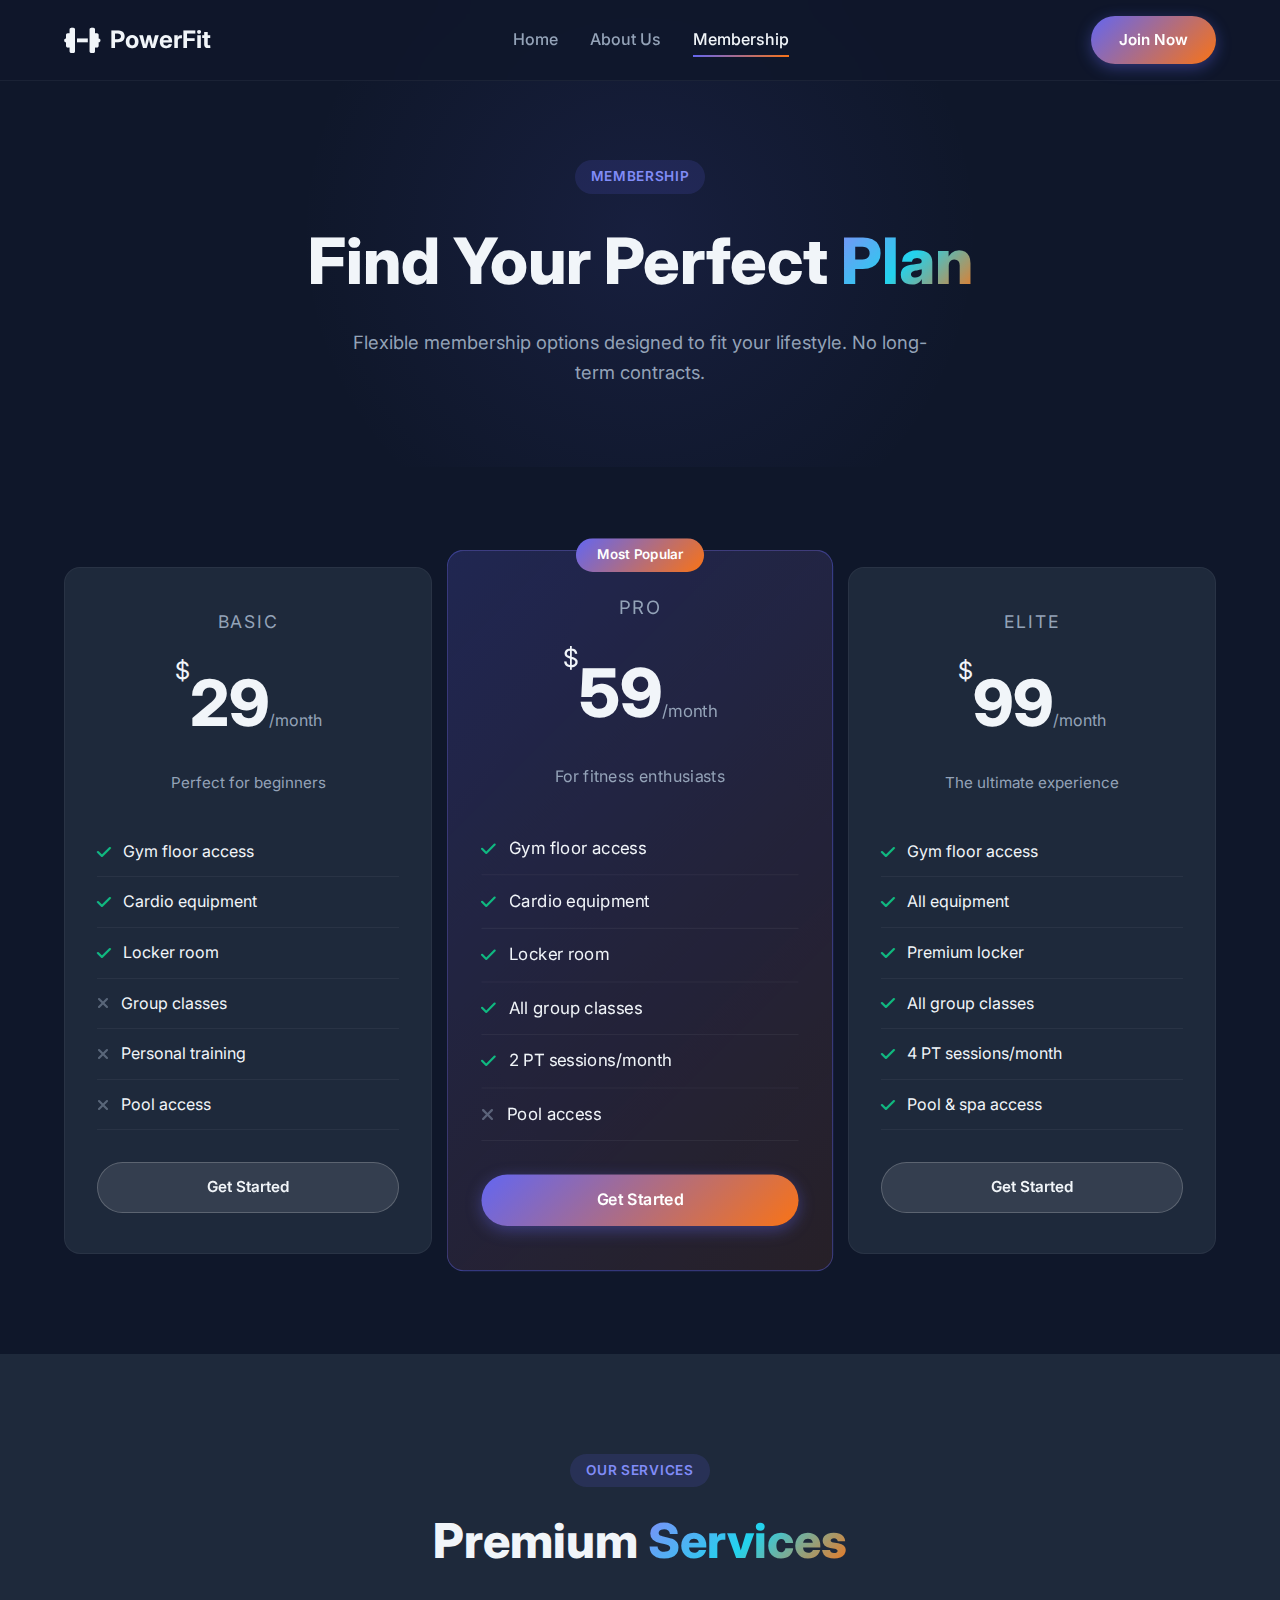
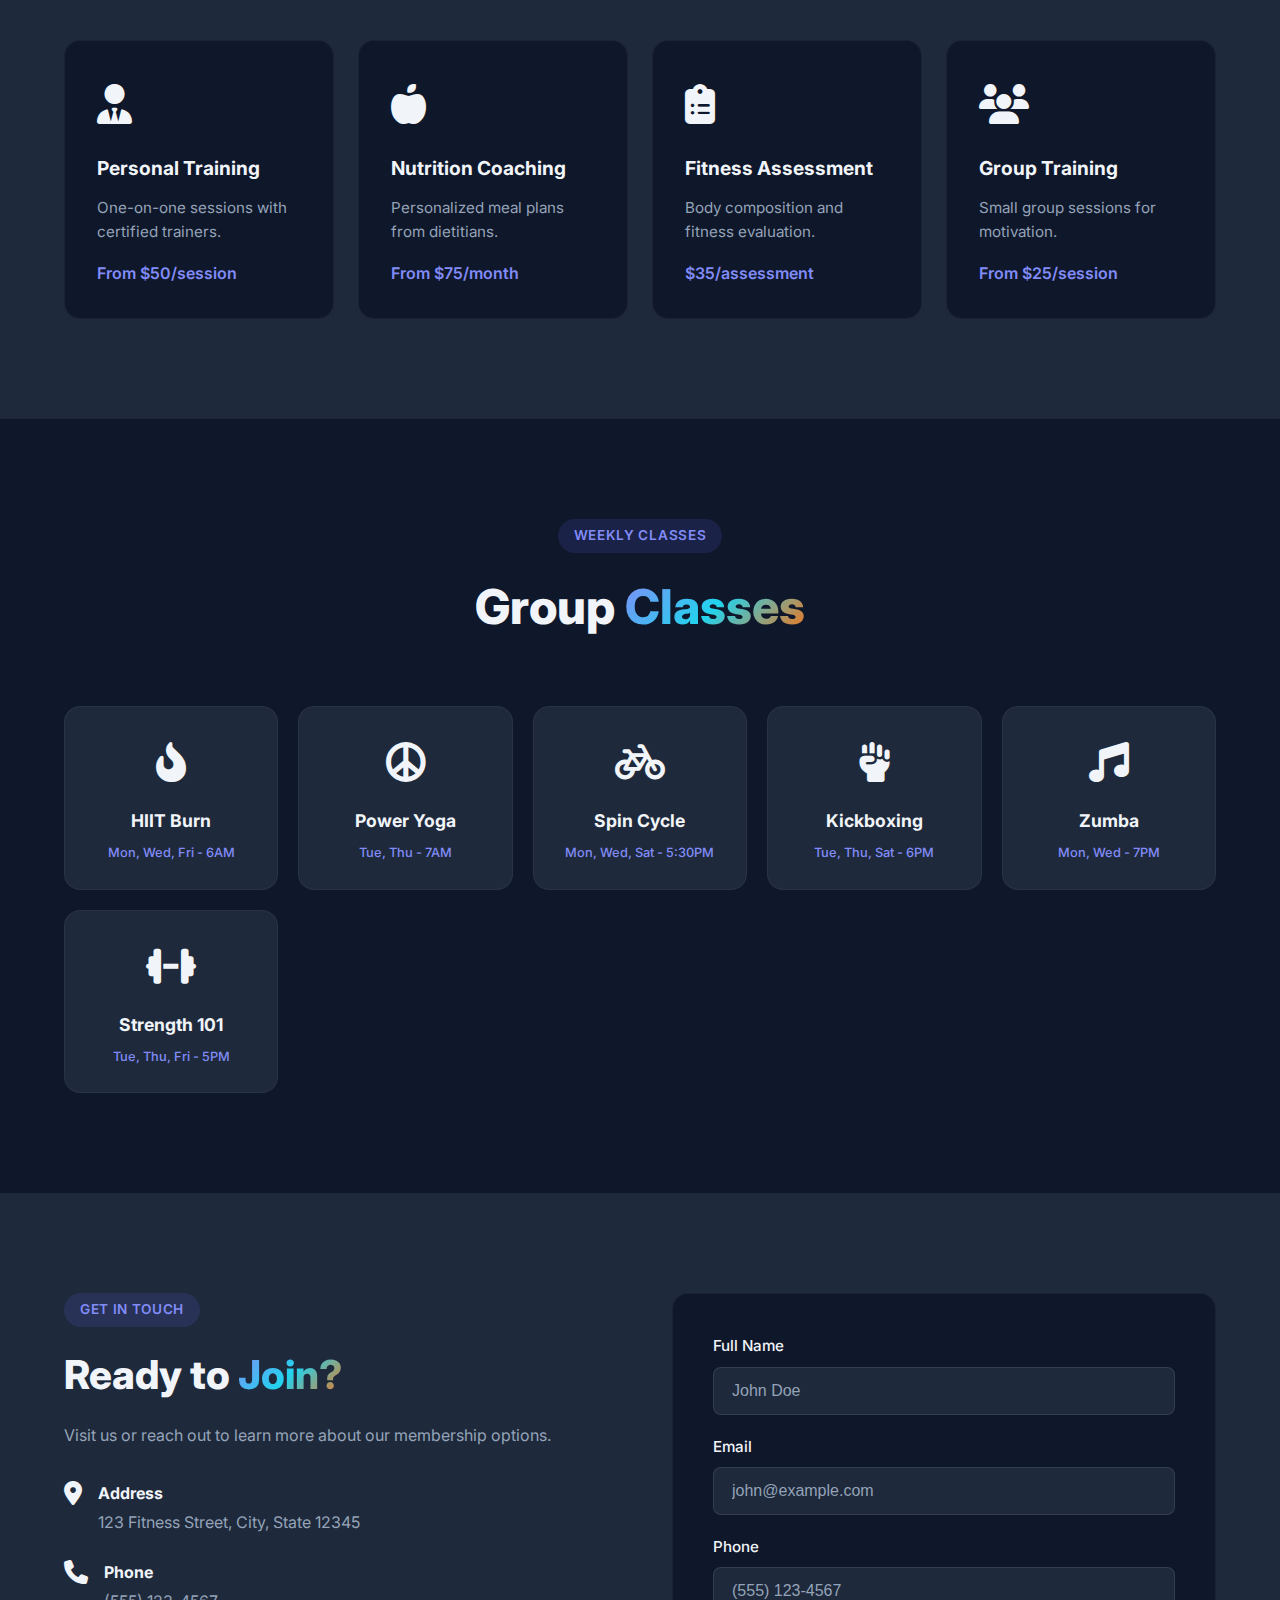
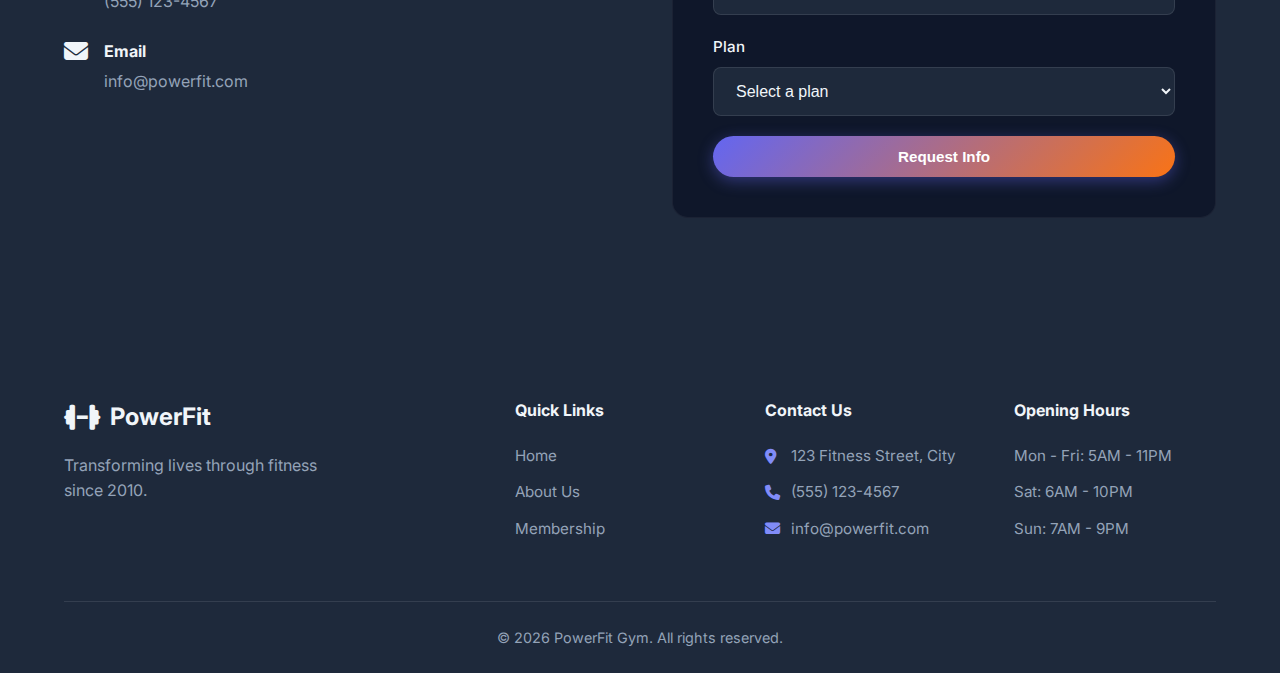
<file: membership.html>
<!DOCTYPE html>
<html lang="en">

<head>
    <meta charset="UTF-8">
    <meta name="viewport" content="width=device-width, initial-scale=1.0">
    <meta name="description"
        content="PowerFit Gym Membership Plans - Choose the perfect plan for your fitness journey.">
    <title>Membership Plans | PowerFit Gym</title>
    <link rel="stylesheet" href="styles.css">
    <link href="https://fonts.googleapis.com/css2?family=Inter:wght@300;400;500;600;700;800&display=swap"
        rel="stylesheet">
    <link rel="stylesheet" href="https://cdnjs.cloudflare.com/ajax/libs/font-awesome/6.5.1/css/all.min.css">
</head>

<body>
    <nav class="navbar">
        <div class="nav-container">
            <a href="index.html" class="logo"><i class="fa-solid fa-dumbbell logo-icon"></i><span
                    class="logo-text">PowerFit</span></a>
            <ul class="nav-links">
                <li><a href="index.html" class="nav-link">Home</a></li>
                <li><a href="about.html" class="nav-link">About Us</a></li>
                <li><a href="membership.html" class="nav-link active">Membership</a></li>
            </ul>
            <a href="membership.html" class="btn btn-primary">Join Now</a>
        </div>
    </nav>

    <section class="page-header">
        <div class="container">
            <span class="section-tag">Membership</span>
            <h1 class="page-title">Find Your Perfect <span class="gradient-text">Plan</span></h1>
            <p class="page-subtitle">Flexible membership options designed to fit your lifestyle. No long-term contracts.
            </p>
        </div>
    </section>

    <section class="pricing-section">
        <div class="container">
            <div class="pricing-grid">
                <div class="pricing-card">
                    <div class="pricing-header">
                        <span class="plan-name">Basic</span>
                        <div class="plan-price"><span class="currency">$</span><span class="amount">29</span><span
                                class="period">/month</span></div>
                        <p class="plan-description">Perfect for beginners</p>
                    </div>
                    <ul class="plan-features">
                        <li><i class="fa-solid fa-check check"></i> Gym floor access</li>
                        <li><i class="fa-solid fa-check check"></i> Cardio equipment</li>
                        <li><i class="fa-solid fa-check check"></i> Locker room</li>
                        <li><i class="fa-solid fa-xmark cross"></i> Group classes</li>
                        <li><i class="fa-solid fa-xmark cross"></i> Personal training</li>
                        <li><i class="fa-solid fa-xmark cross"></i> Pool access</li>
                    </ul>
                    <a href="#contact" class="btn btn-secondary btn-full">Get Started</a>
                </div>
                <div class="pricing-card featured">
                    <div class="featured-badge">Most Popular</div>
                    <div class="pricing-header">
                        <span class="plan-name">Pro</span>
                        <div class="plan-price"><span class="currency">$</span><span class="amount">59</span><span
                                class="period">/month</span></div>
                        <p class="plan-description">For fitness enthusiasts</p>
                    </div>
                    <ul class="plan-features">
                        <li><i class="fa-solid fa-check check"></i> Gym floor access</li>
                        <li><i class="fa-solid fa-check check"></i> Cardio equipment</li>
                        <li><i class="fa-solid fa-check check"></i> Locker room</li>
                        <li><i class="fa-solid fa-check check"></i> All group classes</li>
                        <li><i class="fa-solid fa-check check"></i> 2 PT sessions/month</li>
                        <li><i class="fa-solid fa-xmark cross"></i> Pool access</li>
                    </ul>
                    <a href="#contact" class="btn btn-primary btn-full">Get Started</a>
                </div>
                <div class="pricing-card">
                    <div class="pricing-header">
                        <span class="plan-name">Elite</span>
                        <div class="plan-price"><span class="currency">$</span><span class="amount">99</span><span
                                class="period">/month</span></div>
                        <p class="plan-description">The ultimate experience</p>
                    </div>
                    <ul class="plan-features">
                        <li><i class="fa-solid fa-check check"></i> Gym floor access</li>
                        <li><i class="fa-solid fa-check check"></i> All equipment</li>
                        <li><i class="fa-solid fa-check check"></i> Premium locker</li>
                        <li><i class="fa-solid fa-check check"></i> All group classes</li>
                        <li><i class="fa-solid fa-check check"></i> 4 PT sessions/month</li>
                        <li><i class="fa-solid fa-check check"></i> Pool & spa access</li>
                    </ul>
                    <a href="#contact" class="btn btn-secondary btn-full">Get Started</a>
                </div>
            </div>
        </div>
    </section>

    <section class="services-section">
        <div class="container">
            <div class="section-header">
                <span class="section-tag">Our Services</span>
                <h2 class="section-title">Premium <span class="gradient-text">Services</span></h2>
            </div>
            <div class="services-grid">
                <div class="service-card">
                    <div class="service-icon"><i class="fa-solid fa-user-tie"></i></div>
                    <h3>Personal Training</h3>
                    <p>One-on-one sessions with certified trainers.</p><span class="service-price">From
                        $50/session</span>
                </div>
                <div class="service-card">
                    <div class="service-icon"><i class="fa-solid fa-apple-whole"></i></div>
                    <h3>Nutrition Coaching</h3>
                    <p>Personalized meal plans from dietitians.</p><span class="service-price">From $75/month</span>
                </div>
                <div class="service-card">
                    <div class="service-icon"><i class="fa-solid fa-clipboard-list"></i></div>
                    <h3>Fitness Assessment</h3>
                    <p>Body composition and fitness evaluation.</p><span class="service-price">$35/assessment</span>
                </div>
                <div class="service-card">
                    <div class="service-icon"><i class="fa-solid fa-users"></i></div>
                    <h3>Group Training</h3>
                    <p>Small group sessions for motivation.</p><span class="service-price">From $25/session</span>
                </div>
            </div>
        </div>
    </section>

    <section class="classes-section">
        <div class="container">
            <div class="section-header">
                <span class="section-tag">Weekly Classes</span>
                <h2 class="section-title">Group <span class="gradient-text">Classes</span></h2>
            </div>
            <div class="classes-grid">
                <div class="class-card">
                    <div class="class-icon"><i class="fa-solid fa-fire-flame-curved"></i></div>
                    <h4>HIIT Burn</h4><span class="class-schedule">Mon, Wed, Fri - 6AM</span>
                </div>
                <div class="class-card">
                    <div class="class-icon"><i class="fa-solid fa-peace"></i></div>
                    <h4>Power Yoga</h4><span class="class-schedule">Tue, Thu - 7AM</span>
                </div>
                <div class="class-card">
                    <div class="class-icon"><i class="fa-solid fa-bicycle"></i></div>
                    <h4>Spin Cycle</h4><span class="class-schedule">Mon, Wed, Sat - 5:30PM</span>
                </div>
                <div class="class-card">
                    <div class="class-icon"><i class="fa-solid fa-hand-fist"></i></div>
                    <h4>Kickboxing</h4><span class="class-schedule">Tue, Thu, Sat - 6PM</span>
                </div>
                <div class="class-card">
                    <div class="class-icon"><i class="fa-solid fa-music"></i></div>
                    <h4>Zumba</h4><span class="class-schedule">Mon, Wed - 7PM</span>
                </div>
                <div class="class-card">
                    <div class="class-icon"><i class="fa-solid fa-dumbbell"></i></div>
                    <h4>Strength 101</h4><span class="class-schedule">Tue, Thu, Fri - 5PM</span>
                </div>
            </div>
        </div>
    </section>

    <section class="contact-section" id="contact">
        <div class="container">
            <div class="contact-content">
                <div class="contact-info">
                    <span class="section-tag">Get In Touch</span>
                    <h2>Ready to <span class="gradient-text">Join?</span></h2>
                    <p>Visit us or reach out to learn more about our membership options.</p>
                    <div class="contact-details">
                        <div class="contact-item"><i class="fa-solid fa-location-dot contact-icon"></i>
                            <div>
                                <h4>Address</h4>
                                <p>123 Fitness Street, City, State 12345</p>
                            </div>
                        </div>
                        <div class="contact-item"><i class="fa-solid fa-phone contact-icon"></i>
                            <div>
                                <h4>Phone</h4>
                                <p>(555) 123-4567</p>
                            </div>
                        </div>
                        <div class="contact-item"><i class="fa-solid fa-envelope contact-icon"></i>
                            <div>
                                <h4>Email</h4>
                                <p>info@powerfit.com</p>
                            </div>
                        </div>
                    </div>
                </div>
                <div class="contact-form-wrapper">
                    <form class="contact-form">
                        <div class="form-group"><label for="name">Full Name</label><input type="text" id="name"
                                name="name" placeholder="John Doe" required></div>
                        <div class="form-group"><label for="email">Email</label><input type="email" id="email"
                                name="email" placeholder="john@example.com" required></div>
                        <div class="form-group"><label for="phone">Phone</label><input type="tel" id="phone"
                                name="phone" placeholder="(555) 123-4567"></div>
                        <div class="form-group"><label for="plan">Plan</label><select id="plan" name="plan">
                                <option value="">Select a plan</option>
                                <option value="basic">Basic - $29/mo</option>
                                <option value="pro">Pro - $59/mo</option>
                                <option value="elite">Elite - $99/mo</option>
                            </select></div>
                        <button type="submit" class="btn btn-primary btn-full">Request Info</button>
                    </form>
                </div>
            </div>
        </div>
    </section>

    <footer class="footer">
        <div class="container">
            <div class="footer-content">
                <div class="footer-brand"><a href="index.html" class="logo"><i
                            class="fa-solid fa-dumbbell logo-icon"></i><span class="logo-text">PowerFit</span></a>
                    <p>Transforming lives through fitness since 2010.</p>
                </div>
                <div class="footer-links">
                    <h4>Quick Links</h4>
                    <ul>
                        <li><a href="index.html">Home</a></li>
                        <li><a href="about.html">About Us</a></li>
                        <li><a href="membership.html">Membership</a></li>
                    </ul>
                </div>
                <div class="footer-contact">
                    <h4>Contact Us</h4>
                    <ul>
                        <li><i class="fa-solid fa-location-dot"></i> 123 Fitness Street, City</li>
                        <li><i class="fa-solid fa-phone"></i> (555) 123-4567</li>
                        <li><i class="fa-solid fa-envelope"></i> info@powerfit.com</li>
                    </ul>
                </div>
                <div class="footer-hours">
                    <h4>Opening Hours</h4>
                    <ul>
                        <li>Mon - Fri: 5AM - 11PM</li>
                        <li>Sat: 6AM - 10PM</li>
                        <li>Sun: 7AM - 9PM</li>
                    </ul>
                </div>
            </div>
            <div class="footer-bottom">
                <p>&copy; 2026 PowerFit Gym. All rights reserved.</p>
            </div>
        </div>
    </footer>
</body>

</html>
</file>
<file: styles.css>
/* ===== CSS Variables ===== */
:root {
    --primary: #6366f1;
    --primary-dark: #4f46e5;
    --primary-light: #818cf8;
    --secondary: #f97316;
    --accent: #22d3ee;
    --dark: #0f172a;
    --dark-light: #1e293b;
    --dark-lighter: #334155;
    --light: #f8fafc;
    --light-dark: #e2e8f0;
    --text: #f1f5f9;
    --text-muted: #94a3b8;
    --success: #10b981;
    --error: #ef4444;
    --gradient: linear-gradient(135deg, var(--primary) 0%, var(--secondary) 100%);
    --gradient-text: linear-gradient(135deg, var(--primary-light) 0%, var(--accent) 50%, var(--secondary) 100%);
    --shadow: 0 25px 50px -12px rgba(0, 0, 0, 0.5);
    --shadow-sm: 0 10px 25px -5px rgba(0, 0, 0, 0.3);
    --radius: 16px;
    --radius-sm: 8px;
    --transition: all 0.3s cubic-bezier(0.4, 0, 0.2, 1);
}

/* ===== Reset & Base ===== */
*,
*::before,
*::after {
    box-sizing: border-box;
    margin: 0;
    padding: 0;
}

html {
    scroll-behavior: smooth;
}

body {
    font-family: 'Inter', -apple-system, BlinkMacSystemFont, sans-serif;
    background: var(--dark);
    color: var(--text);
    line-height: 1.6;
    overflow-x: hidden;
}

a {
    text-decoration: none;
    color: inherit;
    transition: var(--transition);
}

ul {
    list-style: none;
}

img {
    max-width: 100%;
    display: block;
}

/* ===== Container ===== */
.container {
    max-width: 1200px;
    margin: 0 auto;
    padding: 0 24px;
}

/* ===== Gradient Text ===== */
.gradient-text {
    background: var(--gradient-text);
    -webkit-background-clip: text;
    -webkit-text-fill-color: transparent;
    background-clip: text;
}

/* ===== Buttons ===== */
.btn {
    display: inline-flex;
    align-items: center;
    justify-content: center;
    padding: 12px 28px;
    border-radius: 50px;
    font-weight: 600;
    font-size: 0.95rem;
    cursor: pointer;
    border: none;
    transition: var(--transition);
}

.btn-primary {
    background: var(--gradient);
    color: white;
    box-shadow: 0 4px 15px rgba(99, 102, 241, 0.4);
}

.btn-primary:hover {
    transform: translateY(-2px);
    box-shadow: 0 8px 25px rgba(99, 102, 241, 0.5);
}

.btn-secondary {
    background: rgba(255, 255, 255, 0.1);
    color: var(--text);
    border: 1px solid rgba(255, 255, 255, 0.2);
    backdrop-filter: blur(10px);
}

.btn-secondary:hover {
    background: rgba(255, 255, 255, 0.2);
    transform: translateY(-2px);
}

.btn-large {
    padding: 16px 36px;
    font-size: 1.05rem;
}

.btn-full {
    width: 100%;
}

/* ===== Navbar ===== */
.navbar {
    position: fixed;
    top: 0;
    left: 0;
    right: 0;
    z-index: 1000;
    padding: 16px 0;
    background: rgba(15, 23, 42, 0.8);
    backdrop-filter: blur(20px);
    border-bottom: 1px solid rgba(255, 255, 255, 0.05);
}

.nav-container {
    max-width: 1200px;
    margin: 0 auto;
    padding: 0 24px;
    display: flex;
    align-items: center;
    justify-content: space-between;
}

.logo {
    display: flex;
    align-items: center;
    gap: 10px;
    font-weight: 700;
    font-size: 1.5rem;
}

.logo-icon {
    font-size: 1.8rem;
}

.nav-links {
    display: flex;
    gap: 32px;
}

.nav-link {
    color: var(--text-muted);
    font-weight: 500;
    position: relative;
    padding: 8px 0;
}

.nav-link::after {
    content: '';
    position: absolute;
    bottom: 0;
    left: 0;
    width: 0;
    height: 2px;
    background: var(--gradient);
    transition: var(--transition);
}

.nav-link:hover,
.nav-link.active {
    color: var(--text);
}

.nav-link:hover::after,
.nav-link.active::after {
    width: 100%;
}

/* ===== Hero Section ===== */
.hero {
    min-height: 100vh;
    display: flex;
    align-items: center;
    justify-content: center;
    position: relative;
    padding: 120px 24px 80px;
    overflow: hidden;
}

.hero-bg {
    position: absolute;
    inset: 0;
    z-index: -1;
}

.hero-bg::after {
    content: '';
    position: absolute;
    inset: 0;
    background: linear-gradient(to bottom, rgba(15, 23, 42, 0.7) 0%, rgba(15, 23, 42, 0.9) 100%);
}

.hero-image {
    width: 100%;
    height: 100%;
    object-fit: cover;
}

.hero-content {
    text-align: center;
    max-width: 900px;
}

.hero-badge {
    display: inline-block;
    background: rgba(99, 102, 241, 0.15);
    border: 1px solid rgba(99, 102, 241, 0.3);
    padding: 8px 20px;
    border-radius: 50px;
    font-size: 0.9rem;
    color: var(--primary-light);
    margin-bottom: 24px;
}

.hero-title {
    font-size: clamp(2.5rem, 6vw, 4.5rem);
    font-weight: 800;
    line-height: 1.1;
    margin-bottom: 24px;
    letter-spacing: -0.02em;
}

.hero-subtitle {
    font-size: 1.2rem;
    color: var(--text-muted);
    max-width: 600px;
    margin: 0 auto 40px;
}

.hero-buttons {
    display: flex;
    gap: 16px;
    justify-content: center;
    flex-wrap: wrap;
}

.hero-stats {
    display: flex;
    justify-content: center;
    gap: 48px;
    margin-top: 64px;
    padding-top: 48px;
    border-top: 1px solid rgba(255, 255, 255, 0.1);
}

.stat {
    text-align: center;
}

.stat-number {
    display: block;
    font-size: 2.5rem;
    font-weight: 800;
    background: var(--gradient-text);
    -webkit-background-clip: text;
    -webkit-text-fill-color: transparent;
}

.stat-label {
    font-size: 0.9rem;
    color: var(--text-muted);
}

/* ===== Section Styles ===== */
section {
    padding: 100px 0;
}

.section-header {
    text-align: center;
    max-width: 600px;
    margin: 0 auto 60px;
}

.section-tag {
    display: inline-block;
    background: rgba(99, 102, 241, 0.15);
    color: var(--primary-light);
    padding: 6px 16px;
    border-radius: 50px;
    font-size: 0.85rem;
    font-weight: 600;
    margin-bottom: 16px;
    text-transform: uppercase;
    letter-spacing: 0.05em;
}

.section-title {
    font-size: clamp(2rem, 4vw, 3rem);
    font-weight: 800;
    margin-bottom: 16px;
}

.section-subtitle {
    color: var(--text-muted);
    font-size: 1.1rem;
}

/* ===== Page Header ===== */
.page-header {
    padding: 160px 0 80px;
    text-align: center;
    background:
        radial-gradient(circle at 50% 50%, rgba(99, 102, 241, 0.1) 0%, transparent 50%);
}

.page-title {
    font-size: clamp(2.5rem, 5vw, 4rem);
    font-weight: 800;
    margin-bottom: 16px;
}

.page-subtitle {
    color: var(--text-muted);
    font-size: 1.15rem;
    max-width: 600px;
    margin: 0 auto;
}

/* ===== Features Section ===== */
.features {
    background: var(--dark-light);
}

.features-grid {
    display: grid;
    grid-template-columns: repeat(auto-fit, minmax(320px, 1fr));
    gap: 24px;
}

.feature-card {
    background: var(--dark);
    border: 1px solid rgba(255, 255, 255, 0.05);
    border-radius: var(--radius);
    padding: 32px;
    transition: var(--transition);
}

.feature-card:hover {
    transform: translateY(-8px);
    border-color: rgba(99, 102, 241, 0.3);
}

.feature-icon {
    font-size: 2rem;
    margin-bottom: 20px;
    width: 64px;
    height: 64px;
    display: flex;
    align-items: center;
    justify-content: center;
    background: linear-gradient(135deg, rgba(99, 102, 241, 0.15) 0%, rgba(249, 115, 22, 0.1) 100%);
    border-radius: 16px;
    color: var(--primary-light);
}

.feature-card h3 {
    font-size: 1.25rem;
    margin-bottom: 12px;
}

.feature-card p {
    color: var(--text-muted);
}

/* ===== Gallery Section ===== */
.gallery {
    background: var(--dark);
}

.gallery-grid {
    display: grid;
    grid-template-columns: repeat(3, 1fr);
    gap: 24px;
}

.gallery-item {
    position: relative;
    border-radius: var(--radius);
    overflow: hidden;
    aspect-ratio: 4/3;
}

.gallery-item.large {
    grid-row: span 2;
    aspect-ratio: auto;
}

.gallery-item img {
    width: 100%;
    height: 100%;
    object-fit: cover;
    transition: var(--transition);
}

.gallery-item:hover img {
    transform: scale(1.1);
}

.gallery-overlay {
    position: absolute;
    inset: 0;
    background: linear-gradient(to top, rgba(15, 23, 42, 0.9) 0%, transparent 50%);
    display: flex;
    align-items: flex-end;
    padding: 24px;
    opacity: 0;
    transition: var(--transition);
}

.gallery-item:hover .gallery-overlay {
    opacity: 1;
}

.gallery-overlay span {
    font-size: 1.25rem;
    font-weight: 600;
}

/* ===== CTA Section ===== */
.cta {
    background: var(--gradient);
    text-align: center;
    position: relative;
    overflow: hidden;
}

.cta::before {
    content: '';
    position: absolute;
    inset: 0;
    background: url("data:image/svg+xml,%3Csvg width='60' height='60' viewBox='0 0 60 60' xmlns='http://www.w3.org/2000/svg'%3E%3Cg fill='none' fill-rule='evenodd'%3E%3Cg fill='%23ffffff' fill-opacity='0.05'%3E%3Cpath d='M36 34v-4h-2v4h-4v2h4v4h2v-4h4v-2h-4zm0-30V0h-2v4h-4v2h4v4h2V6h4V4h-4zM6 34v-4H4v4H0v2h4v4h2v-4h4v-2H6zM6 4V0H4v4H0v2h4v4h2V6h4V4H6z'/%3E%3C/g%3E%3C/g%3E%3C/svg%3E");
}

.cta-content {
    position: relative;
    z-index: 1;
}

.cta h2 {
    font-size: clamp(2rem, 4vw, 2.5rem);
    font-weight: 800;
    margin-bottom: 16px;
}

.cta p {
    font-size: 1.15rem;
    opacity: 0.9;
    margin-bottom: 32px;
}

.cta .btn-primary {
    background: white;
    color: var(--primary-dark);
    box-shadow: 0 4px 20px rgba(0, 0, 0, 0.2);
}

.cta .btn-primary:hover {
    transform: translateY(-2px) scale(1.02);
}

/* ===== Footer ===== */
.footer {
    background: var(--dark-light);
    padding: 80px 0 24px;
}

.footer-content {
    display: grid;
    grid-template-columns: 2fr 1fr 1fr 1fr;
    gap: 48px;
    margin-bottom: 48px;
}

.footer-brand p {
    color: var(--text-muted);
    margin-top: 16px;
    max-width: 280px;
}

.footer h4 {
    font-size: 1rem;
    margin-bottom: 20px;
    color: var(--text);
}

.footer ul li {
    margin-bottom: 12px;
    display: flex;
    align-items: center;
    gap: 10px;
}

.footer ul li i {
    color: var(--primary-light);
    width: 16px;
    flex-shrink: 0;
}

.footer ul li a,
.footer ul li {
    color: var(--text-muted);
    font-size: 0.95rem;
}

.footer ul li a:hover {
    color: var(--primary-light);
}

.footer-bottom {
    border-top: 1px solid rgba(255, 255, 255, 0.1);
    padding-top: 24px;
    text-align: center;
}

.footer-bottom p {
    color: var(--text-muted);
    font-size: 0.9rem;
}

/* ===== Story Section ===== */
.story-section {
    background: var(--dark-light);
}

.story-grid {
    display: grid;
    grid-template-columns: 1fr 1fr;
    gap: 64px;
    align-items: center;
}

.story-content h2 {
    font-size: 2.5rem;
    font-weight: 800;
    margin-bottom: 24px;
}

.story-content p {
    color: var(--text-muted);
    margin-bottom: 16px;
    line-height: 1.8;
}

.story-image img {
    width: 100%;
    height: 100%;
    object-fit: cover;
    border-radius: var(--radius);
    box-shadow: var(--shadow);
}

/* ===== Values Section ===== */
.values-grid {
    display: grid;
    grid-template-columns: repeat(auto-fit, minmax(250px, 1fr));
    gap: 24px;
}

.value-card {
    background: var(--dark-light);
    border: 1px solid rgba(255, 255, 255, 0.05);
    border-radius: var(--radius);
    padding: 32px;
    text-align: center;
    transition: var(--transition);
}

.value-card:hover {
    transform: translateY(-4px);
    border-color: rgba(99, 102, 241, 0.3);
}

.value-icon {
    font-size: 2rem;
    margin-bottom: 20px;
    width: 64px;
    height: 64px;
    display: flex;
    align-items: center;
    justify-content: center;
    background: linear-gradient(135deg, rgba(99, 102, 241, 0.15) 0%, rgba(249, 115, 22, 0.1) 100%);
    border-radius: 50%;
    color: var(--primary-light);
    margin-left: auto;
    margin-right: auto;
}

.value-card h3 {
    font-size: 1.25rem;
    margin-bottom: 12px;
}

.value-card p {
    color: var(--text-muted);
    font-size: 0.95rem;
}

/* ===== Team Section ===== */
.team-section {
    background: var(--dark-light);
}

.team-grid {
    display: grid;
    grid-template-columns: repeat(auto-fit, minmax(260px, 1fr));
    gap: 24px;
}

.team-card {
    background: var(--dark);
    border: 1px solid rgba(255, 255, 255, 0.05);
    border-radius: var(--radius);
    padding: 32px;
    text-align: center;
    transition: var(--transition);
}

.team-card:hover {
    transform: translateY(-8px);
}

.team-avatar {
    width: 120px;
    height: 120px;
    border-radius: 50%;
    overflow: hidden;
    margin: 0 auto 20px;
    border: 3px solid var(--primary);
    box-shadow: 0 0 20px rgba(99, 102, 241, 0.3);
}

.team-avatar img {
    width: 100%;
    height: 100%;
    object-fit: cover;
}

.team-card h3 {
    font-size: 1.2rem;
    margin-bottom: 4px;
}

.team-role {
    color: var(--primary-light);
    font-size: 0.9rem;
    display: block;
    margin-bottom: 12px;
}

.team-card p {
    color: var(--text-muted);
    font-size: 0.9rem;
}

/* ===== Facilities Section ===== */
.facilities-grid {
    display: grid;
    grid-template-columns: repeat(auto-fit, minmax(180px, 1fr));
    gap: 24px;
}

.facility-item {
    background: var(--dark-light);
    border: 1px solid rgba(255, 255, 255, 0.05);
    border-radius: var(--radius);
    padding: 24px;
    text-align: center;
    transition: var(--transition);
}

.facility-item:hover {
    border-color: rgba(99, 102, 241, 0.3);
}

.facility-icon {
    font-size: 2.5rem;
    margin-bottom: 12px;
    display: block;
}

.facility-item h4 {
    font-size: 1rem;
    margin-bottom: 8px;
}

.facility-item p {
    color: var(--text-muted);
    font-size: 0.85rem;
}

/* ===== Pricing Section ===== */
.pricing-grid {
    display: grid;
    grid-template-columns: repeat(auto-fit, minmax(300px, 1fr));
    gap: 24px;
}

.pricing-card {
    background: var(--dark-light);
    border: 1px solid rgba(255, 255, 255, 0.05);
    border-radius: var(--radius);
    padding: 40px 32px;
    position: relative;
    transition: var(--transition);
}

.pricing-card:hover {
    transform: translateY(-8px);
}

.pricing-card.featured {
    background: linear-gradient(135deg, rgba(99, 102, 241, 0.2) 0%, rgba(249, 115, 22, 0.1) 100%);
    border-color: rgba(99, 102, 241, 0.4);
    transform: scale(1.05);
}

.pricing-card.featured:hover {
    transform: scale(1.05) translateY(-8px);
}

.featured-badge {
    position: absolute;
    top: -12px;
    left: 50%;
    transform: translateX(-50%);
    background: var(--gradient);
    color: white;
    padding: 6px 20px;
    border-radius: 50px;
    font-size: 0.8rem;
    font-weight: 600;
}

.pricing-header {
    text-align: center;
    margin-bottom: 32px;
}

.plan-name {
    font-size: 1.1rem;
    color: var(--text-muted);
    text-transform: uppercase;
    letter-spacing: 0.1em;
}

.plan-price {
    margin: 16px 0;
}

.plan-price .currency {
    font-size: 1.5rem;
    vertical-align: top;
}

.plan-price .amount {
    font-size: 4rem;
    font-weight: 800;
}

.plan-price .period {
    color: var(--text-muted);
}

.plan-description {
    color: var(--text-muted);
    font-size: 0.95rem;
}

.plan-features {
    margin-bottom: 32px;
}

.plan-features li {
    padding: 12px 0;
    border-bottom: 1px solid rgba(255, 255, 255, 0.05);
    display: flex;
    align-items: center;
    gap: 12px;
}

.plan-features .check {
    color: var(--success);
}

.plan-features .cross {
    color: var(--text-muted);
    opacity: 0.5;
}

/* ===== Services Section ===== */
.services-section {
    background: var(--dark-light);
}

.services-grid {
    display: grid;
    grid-template-columns: repeat(auto-fit, minmax(260px, 1fr));
    gap: 24px;
}

.service-card {
    background: var(--dark);
    border: 1px solid rgba(255, 255, 255, 0.05);
    border-radius: var(--radius);
    padding: 32px;
    transition: var(--transition);
}

.service-card:hover {
    transform: translateY(-4px);
    border-color: rgba(99, 102, 241, 0.3);
}

.service-icon {
    font-size: 2.5rem;
    margin-bottom: 16px;
    display: block;
}

.service-card h3 {
    font-size: 1.2rem;
    margin-bottom: 12px;
}

.service-card p {
    color: var(--text-muted);
    font-size: 0.95rem;
    margin-bottom: 16px;
}

.service-price {
    color: var(--primary-light);
    font-weight: 600;
}

/* ===== Classes Section ===== */
.classes-grid {
    display: grid;
    grid-template-columns: repeat(auto-fit, minmax(180px, 1fr));
    gap: 20px;
}

.class-card {
    background: var(--dark-light);
    border: 1px solid rgba(255, 255, 255, 0.05);
    border-radius: var(--radius);
    padding: 24px;
    text-align: center;
    transition: var(--transition);
}

.class-card:hover {
    border-color: rgba(99, 102, 241, 0.3);
    transform: translateY(-4px);
}

.class-icon {
    font-size: 2.5rem;
    margin-bottom: 12px;
    display: block;
}

.class-card h4 {
    font-size: 1.1rem;
    margin-bottom: 4px;
}

.class-card p {
    color: var(--text-muted);
    font-size: 0.85rem;
    margin-bottom: 8px;
}

.class-schedule {
    color: var(--primary-light);
    font-size: 0.8rem;
    font-weight: 500;
}

/* ===== Contact Section ===== */
.contact-section {
    background: var(--dark-light);
}

.contact-content {
    display: grid;
    grid-template-columns: 1fr 1fr;
    gap: 64px;
    align-items: start;
}

.contact-info h2 {
    font-size: 2.5rem;
    font-weight: 800;
    margin-bottom: 16px;
}

.contact-info>p {
    color: var(--text-muted);
    margin-bottom: 32px;
}

.contact-details {
    display: flex;
    flex-direction: column;
    gap: 24px;
}

.contact-item {
    display: flex;
    gap: 16px;
    align-items: flex-start;
}

.contact-icon {
    font-size: 1.5rem;
}

.contact-item h4 {
    font-size: 1rem;
    margin-bottom: 4px;
}

.contact-item p {
    color: var(--text-muted);
}

.contact-form {
    background: var(--dark);
    border: 1px solid rgba(255, 255, 255, 0.05);
    border-radius: var(--radius);
    padding: 40px;
}

.form-group {
    margin-bottom: 20px;
}

.form-group label {
    display: block;
    margin-bottom: 8px;
    font-weight: 500;
    font-size: 0.95rem;
}

.form-group input,
.form-group select {
    width: 100%;
    padding: 14px 18px;
    background: var(--dark-light);
    border: 1px solid rgba(255, 255, 255, 0.1);
    border-radius: var(--radius-sm);
    color: var(--text);
    font-size: 1rem;
    transition: var(--transition);
}

.form-group input:focus,
.form-group select:focus {
    outline: none;
    border-color: var(--primary);
    box-shadow: 0 0 0 3px rgba(99, 102, 241, 0.2);
}

.form-group input::placeholder {
    color: var(--text-muted);
}

/* ===== FAQ Section ===== */
.faq-list {
    max-width: 800px;
    margin: 0 auto;
}

.faq-item {
    background: var(--dark-light);
    border: 1px solid rgba(255, 255, 255, 0.05);
    border-radius: var(--radius);
    padding: 24px 32px;
    margin-bottom: 16px;
}

.faq-item h4 {
    font-size: 1.1rem;
    margin-bottom: 12px;
}

.faq-item p {
    color: var(--text-muted);
}

/* ===== Responsive ===== */
@media (max-width: 968px) {

    .story-grid,
    .contact-content {
        grid-template-columns: 1fr;
    }

    .footer-content {
        grid-template-columns: 1fr 1fr;
    }

    .pricing-card.featured {
        transform: scale(1);
    }

    .pricing-card.featured:hover {
        transform: translateY(-8px);
    }
}

@media (max-width: 768px) {

    .nav-links,
    .navbar .btn {
        display: none;
    }

    .hero-stats {
        flex-direction: column;
        gap: 24px;
    }

    .gallery-grid {
        grid-template-columns: 1fr;
    }

    .gallery-item.large {
        grid-row: span 1;
    }

    .footer-content {
        grid-template-columns: 1fr;
        text-align: center;
    }

    .footer-brand p {
        margin: 16px auto;
    }

    .footer ul li {
        justify-content: center;
    }
}
</file>
